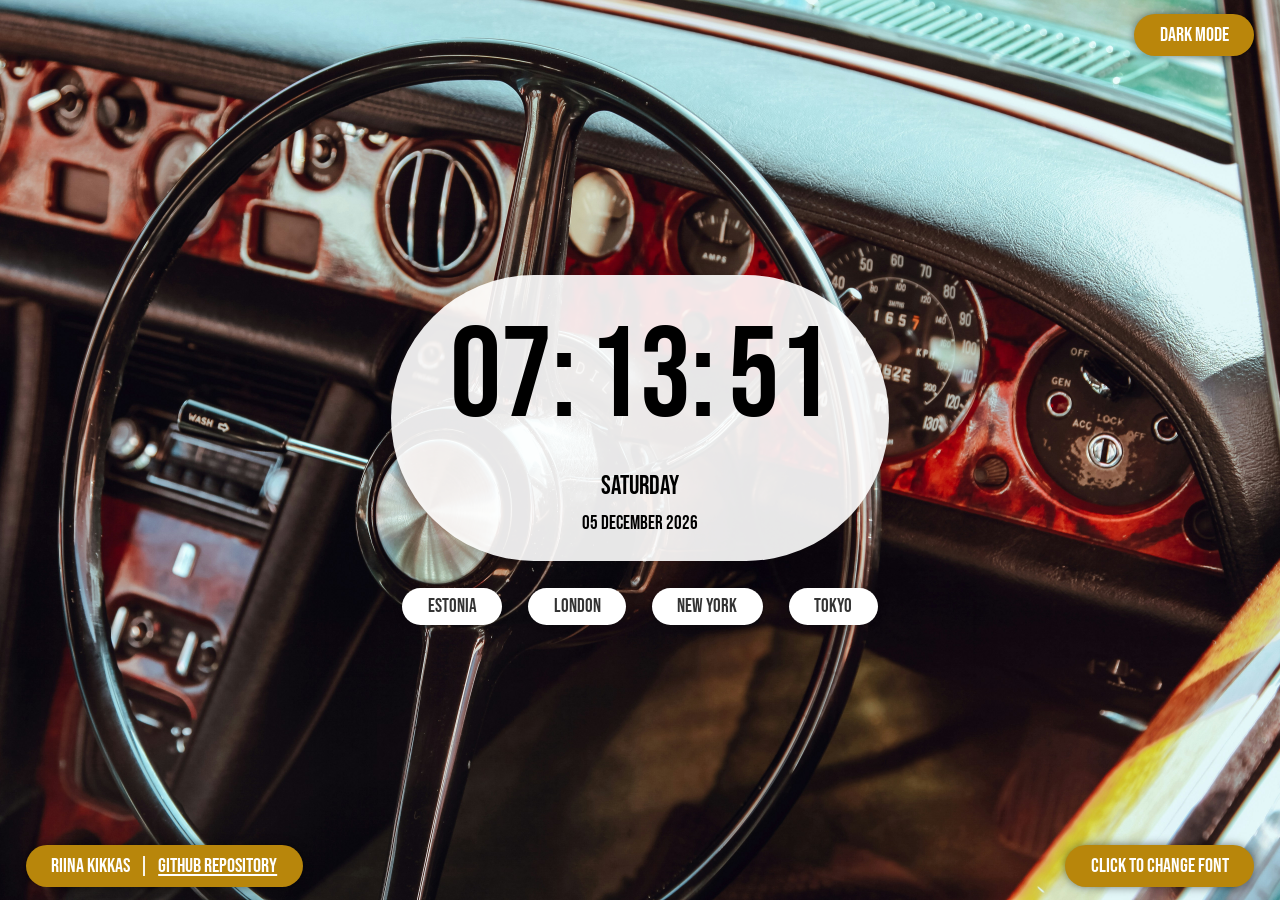
<file: index.html>
<!DOCTYPE html>
<html lang="en">
  <head>
    <meta charset="UTF-8" />
    <meta name="viewport" content="width=device-width, initial-scale=1.0" />
    <title>Fullscreen Clock</title>

    <link
      href="https://fonts.googleapis.com/css2?family=Anton&display=swap"
      rel="stylesheet"
    />
    <link
      href="https://fonts.googleapis.com/css2?family=Bebas+Neue&display=swap"
      rel="stylesheet"
    />
    <link
      href="https://fonts.googleapis.com/css2?family=Orbitron&display=swap"
      rel="stylesheet"
    />
    <link
      href="https://fonts.googleapis.com/css2?family=Rajdhani&display=swap"
      rel="stylesheet"
    />
    <link
      href="https://fonts.googleapis.com/css2?family=Rubik+Mono+One&display=swap"
      rel="stylesheet"
    />

    <link rel="stylesheet" href="clock.css" />
    <script src="clock.js" defer></script>
  </head>

  <body>
    <div id="container">
      <div id="dark-toggle">Dark Mode</div>
      <div id="clock-box">
        <div id="time">
          <div id="hours">00h</div>
          <div id="minutes">00m</div>
          <div id="seconds">00s</div>
        </div>
        <div id="weekday">Weekday</div>
        <div id="date">Date Month Year</div>
      </div>
      <div id="timezone-options" class="timezone-options">
        <div class="timezone-button" data-tz="Europe/Tallinn">Estonia</div>
        <div class="timezone-button" data-tz="Europe/London">London</div>
        <div class="timezone-button" data-tz="America/New_York">New York</div>
        <div class="timezone-button" data-tz="Asia/Tokyo">Tokyo</div>
      </div>
    </div>
    <footer id="footer">
      Riina Kikkas &nbsp; | &nbsp;
      <a href="https://github.com/riinakik/1kodutoo" target="_blank">
        GitHub repository
      </a>
    </footer>
    <div id="corner-button">Click to change font</div>
  </body>
</html>
</file>
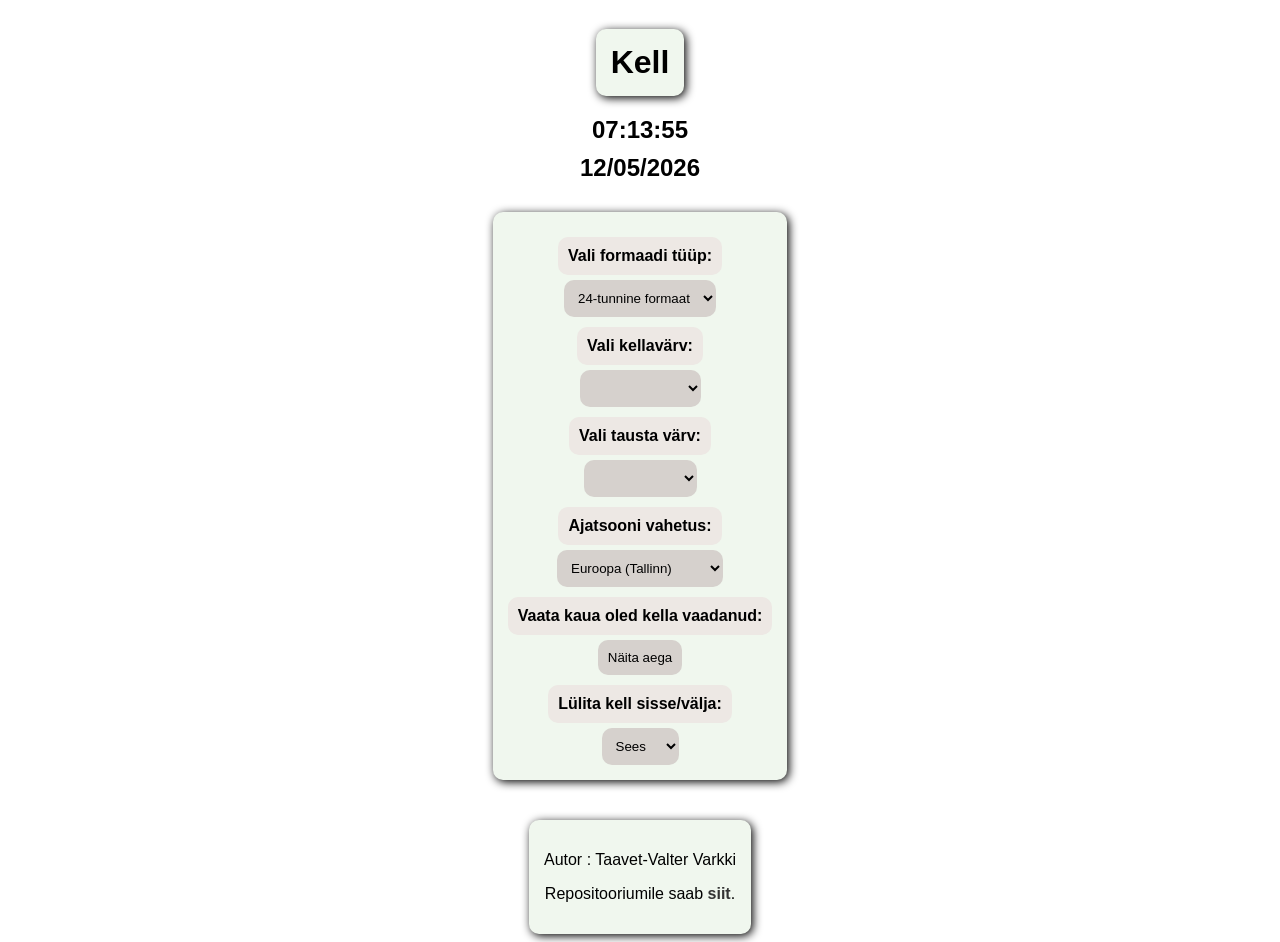
<file: 1Kodutoo/index.html>
﻿<!DOCTYPE html>
<html lang="et">
<head>
    <meta charset="UTF-8">
    <meta name="viewport" content="width=device-width, initial-scale=1.0">
    <title>tvv</title>
    <link rel="stylesheet" href="style/clock.css">
    <script src="./scripts/clock.js" defer></script>
    <script src="./scripts/colorOptions.js" defer></script>
</head>
<body>
    <h1>Kell</h1>
    <div id="clock"></div>
    <div id="date"></div>
    <div id="controls">
        <label for="timeFormat">Vali formaadi tüüp: </label>
        <select id="timeFormat">
            <option value="12">12-tunnine formaat</option>
            <option value="24">24-tunnine formaat</option>
        </select>

        <label for="clockColor">Vali kellavärv: </label>
        <select id="clockColor">
            <option value="#D36135">Flame</option>
            <option value="#FCB5B5">Melon</option>
            <option value="#F87060">Bittersweet</option>
            <option value="#372772">Midnight Blue</option>
            <option value="#FFFFFF">White</option>
        </select>

        <label for="bgColor">Vali tausta värv: </label>
        <select id="bgColor">
            <option value="#282B28">Jet</option>
            <option value="#FCDDF2">Mimi Pink</option>
            <option value="#102542">Oxford Blue</option>
            <option value="#3A2449">DarK Purple</option>
            <option value="#00171F">Rich Black</option>
        </select>

        <label for="changeLocation">Ajatsooni vahetus: </label>
        <select id="changeLocation">
            <option value="UTC">UTC</option>
            <option value="America/New_York">Ameerika (New York)</option>
            <option value="Europe/Tallinn">Euroopa (Tallinn)</option>
            <option value="Asia/Tokyo">Aasia (Tokyo)</option>
            <option value="Australia/Sydney">Austraalia (Sydney)</option>
        </select>

        <label for="showTimeSpent">Vaata kaua oled kella vaadanud: </label>
        <button id="showTimeSpent">Näita aega</button>

        <label for="toggleClock">Lülita kell sisse/välja: </label>
        <select id="toggleClock">
            <option value="show">Sees</option>
            <option value="hide">Väljas</option>
        </select>
    </div>

    <footer>
        <p>Autor : Taavet-Valter Varkki</p>
        <p>Repositooriumile saab <a href="https://github.com/tvv00000/1kodutoo" target="_blank">siit</a>.</p>
    </footer>
</body>
</html>
</file>
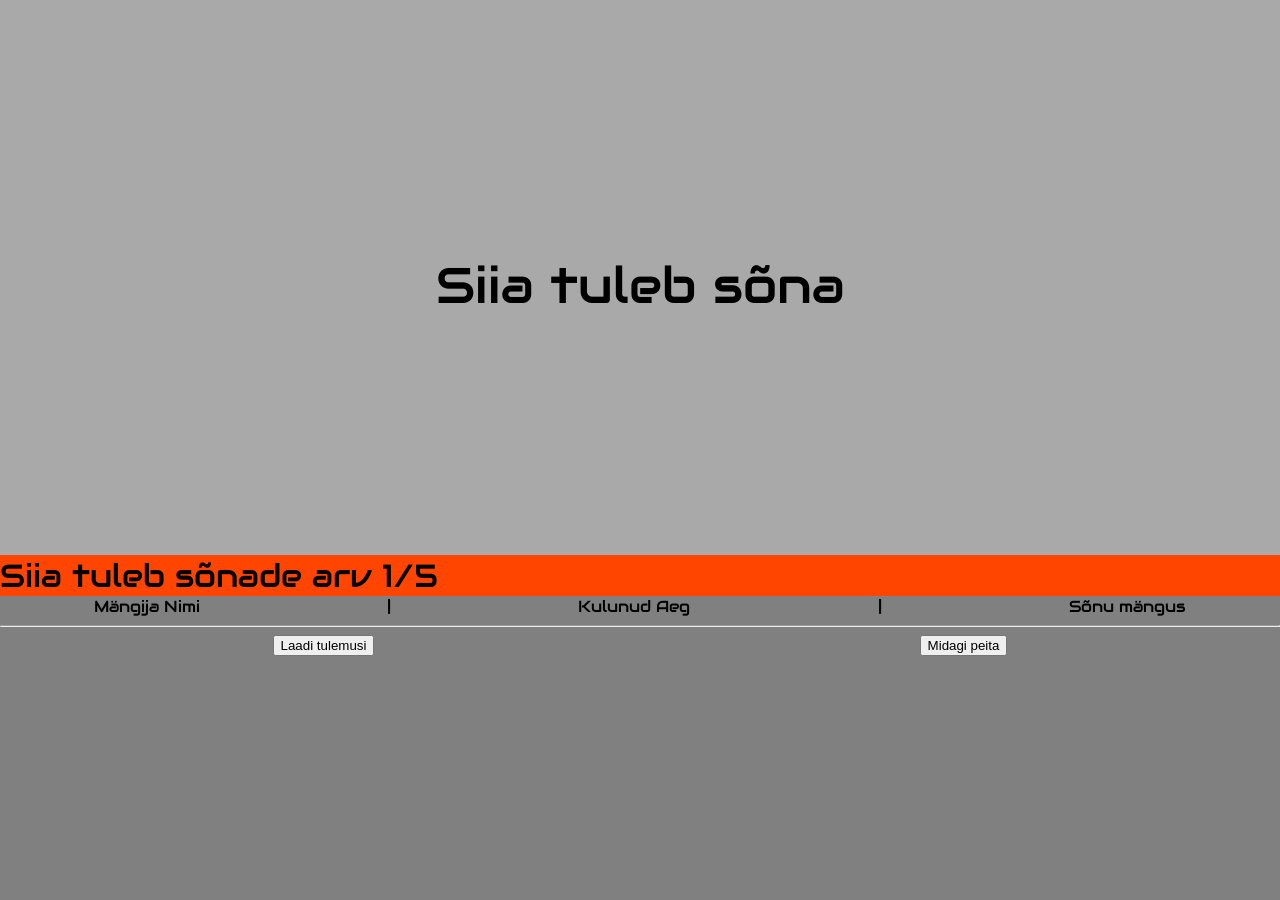
<file: KodutööFailid/index.html>
<!DOCTYPE html>
<html lang="en">
<head>
    <meta charset="UTF-8">
    <meta name="viewport" content="width=device-width, initial-scale=1.0">
    <script
  src="https://code.jquery.com/jquery-3.7.1.js"
  integrity="sha256-eKhayi8LEQwp4NKxN+CfCh+3qOVUtJn3QNZ0TciWLP4="
  crossorigin="anonymous"></script>
    <script src="script.js"></script>
    <link rel="stylesheet" href="style.css">
    <title>Typer</title>
</head>
<body>
    <div id="container">
        <div id="wordDiv">Siia tuleb sõna</div>
        <div id="score">Kuvame aega, mis kulus trükkimiseks</div>
    </div>
    <div id="infoContainer">
        <div id="info">
            Siia tuleb sõnade arv 1/5
        </div>
        
        
    </div>
    <div class="readout">
        <div>Mängija Nimi</div>
        <div>|</div>
        <div>Kulunud Aeg</div>
        <div>|</div>
        <div>Sõnu mängus</div>
    </div>
    <hr>
    <div id="results">
        <div id="tulemused"></div>
        <div id="tulemused"></div>
        <div id="tulemused"></div>
        <div id="tulemused"></div>
        <div id="tulemused"></div>
    </div>
    <div id="resultButtons">
        <button id="loadResults">Laadi tulemusi</button>
        <button id="hideResults">Midagi peita</button>
    </div>
    
</body>
</html>
</file>
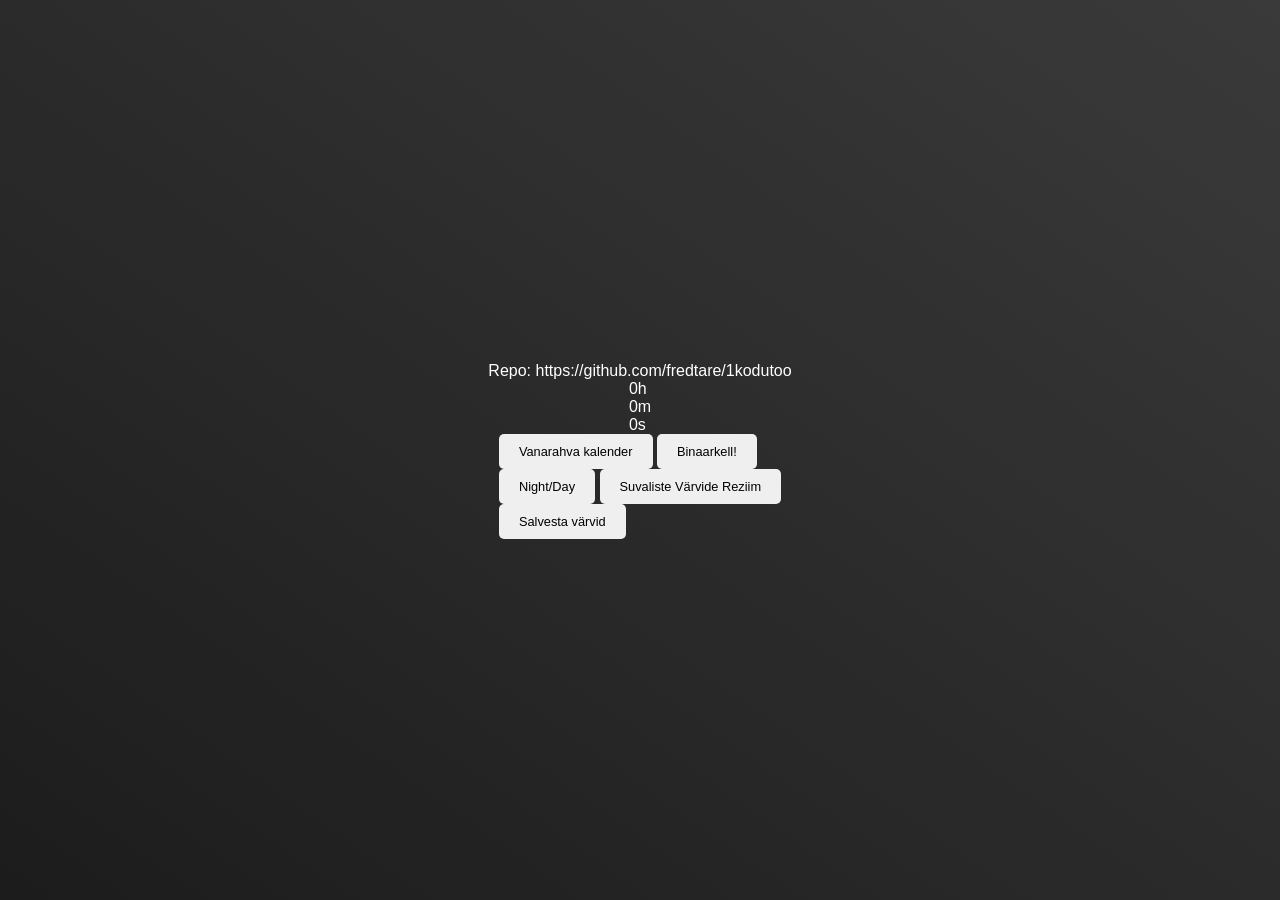
<file: clock.html>
<!DOCTYPE html>
<html lang="en">
<head>
  <meta charset="UTF-8">
  <meta name="viewport" content="width=device-width, initial-scale=1.0">
  <link rel="stylesheet" href="style.css">
  <script src="script.js" defer></script>
  <title>Kell! by: Fredi Tarenõmm</title>
</head>

<header>
  <div id="score"></div>
  
</header>

<body>
<div id="watermark">Repo: https://github.com/fredtare/1kodutoo</div>

<div id="target"></div>

<div id="image"></div>

<div id="time-container">

  <div id="time">
    <div id="time"></div>
    <div id="hours">0h</div>
    <div id="minutes">0m</div>
    <div id="seconds">0s</div>
  </div>

  <div id="binaryTime">
    <div id="bin-hours"> 
      <div id="bin-hours1">
        <div class="binaryDotOff" id="h0"></div>
        <div class="binaryDotOff" id="h1"></div>
        <div class="binaryDotOff" id="h2"></div>
      </div>   

      <div id="bin-hours2">
        <div class="binaryDotOff" id="h3"></div>
        <div class="binaryDotOff" id="h4"></div>
        <div class="binaryDotOff" id="h5"></div>
      </div>
    </div>
    
    <div id="bin-minutes">
      <div id="bin-minutes1">
        <div class="binaryDotOff" id="m0"></div>
        <div class="binaryDotOff" id="m1"></div>
        <div class="binaryDotOff" id="m2"></div>
      </div>

      <div id="bin-minutes2">
        <div class="binaryDotOff" id="m3"></div>
        <div class="binaryDotOff" id="m4"></div>
        <div class="binaryDotOff" id="m5"></div>
      </div>
    </div>

    <div id="bin-seconds">
      <div id="bin-seconds1">
        <div class="binaryDotOff" id="s0"></div>
        <div class="binaryDotOff" id="s1"></div>
        <div class="binaryDotOff" id="s2"></div>
      </div>

      <div id="bin-seconds2">
        <div class="binaryDotOff" id="s3"></div>
        <div class="binaryDotOff" id="s4"></div>
        <div class="binaryDotOff" id="s5"></div>
      </div>
    </div>
  </div>

  <div id="calendar">
    <div id="date"></div>
    <div id="day"></div>
    <div id="month"></div>
    <div id="year"></div>
  </div>

</div>

<div id="buttons-container">

  <div id="dateStyle-buttons">
    <button class = "button" id="dateStyle">Vanarahva kalender</button>
    <button class = "button" id="binaryClock">Binaarkell!</button>
  </div>

  <div id="toggle-buttons">
    <button class = "button" id="nightModeToggle">Night/Day</button>
    <button class = "button" id="customToggle">Suvaliste Värvide Reziim</button>
  </div>

  <div id="color-buttons">
    <button class = "button" id="saveColors">Salvesta värvid</button>
    <div id="colorLibrary"> </div>
  </div>

</body>
</html>
</file>
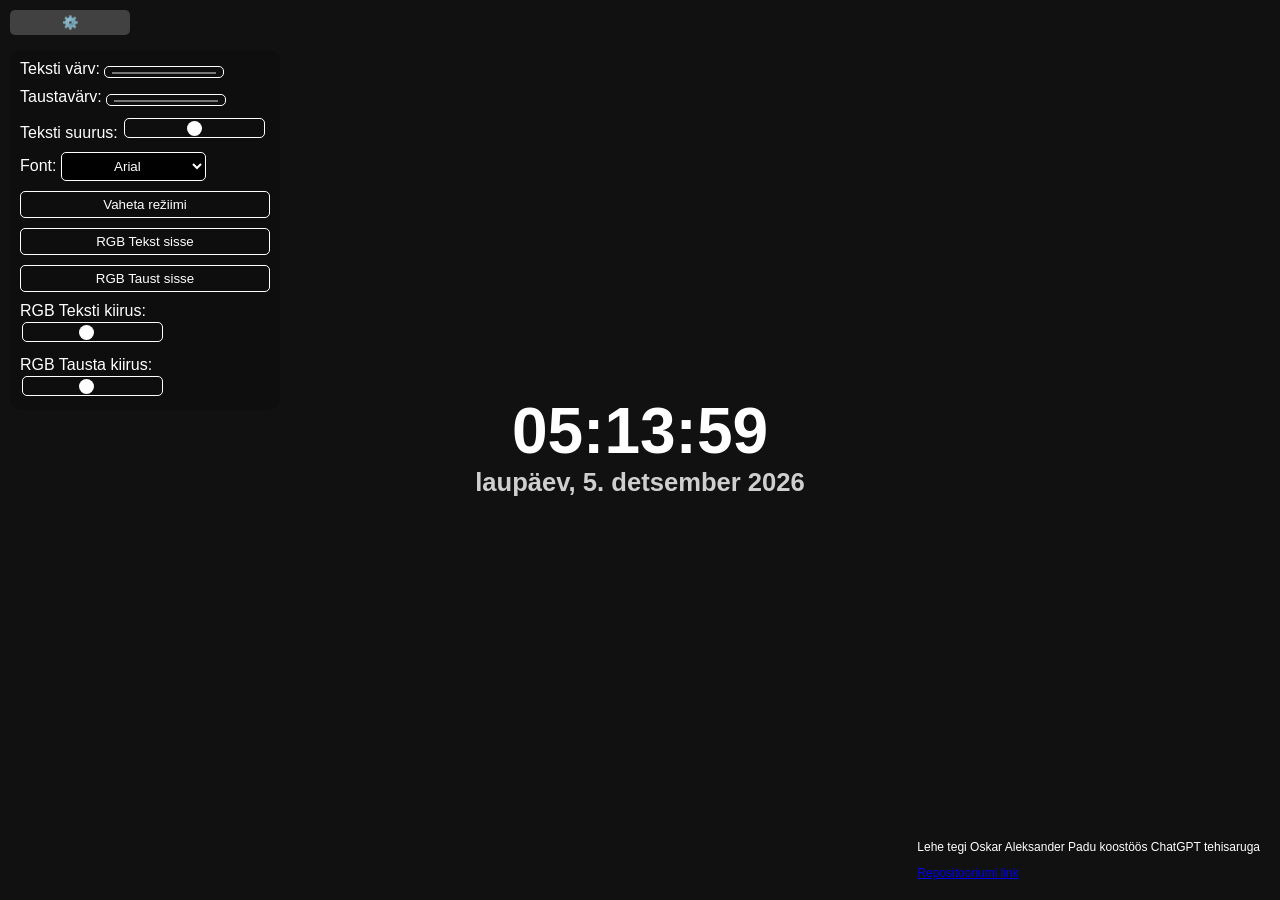
<file: clockhw.html>
<!-- Kujunda elektroonilise kella näide kasutades chatGPT-d(https://chat.openai.com/chat) vastavalt maitsele või kindlale teemale, mahutades kella täisekraanile, et saaks kasutada lauakella või ekraanisäästja asemel. Selleks, et see sobiks paljudele ekraanidele, kasuta kujunduse loomisel protsendilisi väärtusi (nt width: 100%; ) või nt võimalda kella suurust kasutajal muuta.

Nõuded
Veebirakendus töötab. Näitab kella, kuupäeva, nädalapäeva ja aastat.
Vastavalt kasutaja tegevusele on võimalik muuta kuut lauakella atribuuti muuta.
Kasutatud on eventListener'e ja funktsioone.
Kell on originaalne ning kasutajaliides on maitsekalt kujundatud kasutades CSS-i.

Atribuudid mida muuta, teksti ja tagaplaani värv, teksti font, teksti suurus, teksti asetus, võimalus muuta kell digitaalseks ja analoogseks.

Lisa valik teksti või tausta värv teha muutlik rgb värv, mis liigub läbi kõikide värvide

Lisa menüü tausta ja teksti rgb kiiruse muutmiseks

Kas on võimalik teha nii, et kell oleks joonistatud samade värvidega, mis tekst, taust on läbipaistev ja iga tunni jaoks on eraldi joon

Kas saab nii teha, et valikutemenuu oleks üleval vasakus nurgas ja neid saab minimize'ida nupust

Menüü slaidereid ei ole näha, ainult slaideri liigutatav osa, kuidas muuta selle piirded teksti värvi?

Fondi menüü taust on valge, fondi nimed ei ole näha -->

<!DOCTYPE html>
<html lang="et">
<head>
    <meta charset="UTF-8">
    <meta name="viewport" content="width=device-width, initial-scale=1.0">
    <title>Elektrooniline Kell</title>
    <link rel="stylesheet" href="clockhw.css">
</head>
<body>
    <div id="clockContainer">
        <div id="clock"></div>
        <div id="date"></div>
    </div>
    <div id="settings">
        <label>Teksti värv: <input type="color" id="textColor"></label>
        <label>Taustavärv: <input type="color" id="bgColor"></label>
        <label>Teksti suurus: <input type="range" id="textSize" min="5" max="15"></label>
        <label>Font: <select id="font">
            <option value="Arial">Arial</option>
            <option value="Courier New">Courier New</option>
            <option value="Times New Roman">Times New Roman</option>
            <option value="Georgia">Georgia</option>
            <option value="Verdana">Verdana</option>
            <option value="Comic Sans MS">Comic Sans MS</option>
        </select></label>
        <button id="toggleMode">Vaheta režiimi</button>
        <button id="toggleRGBText">RGB Tekst sisse</button>
        <button id="toggleRGBBg">RGB Taust sisse</button>
        <label>RGB Teksti kiirus: <input type="range" id="rgbTextSpeed" min="1" max="10" value="5"></label>
        <label>RGB Tausta kiirus: <input type="range" id="rgbBgSpeed" min="1" max="10" value="5"></label>
    </div>
    <div id="info">
        <p> Lehe tegi Oskar Aleksander Padu koostöös ChatGPT tehisaruga </p>
        <a href="https://github.com/oapadu/1kodutoo">Repositooriumi link</a>
    </div>
    <canvas id="analogClock" width="300" height="300" style="display:none; background: transparent;"></canvas>
    <script src="clockhw.js"></script>
</body>
</html>
</file>
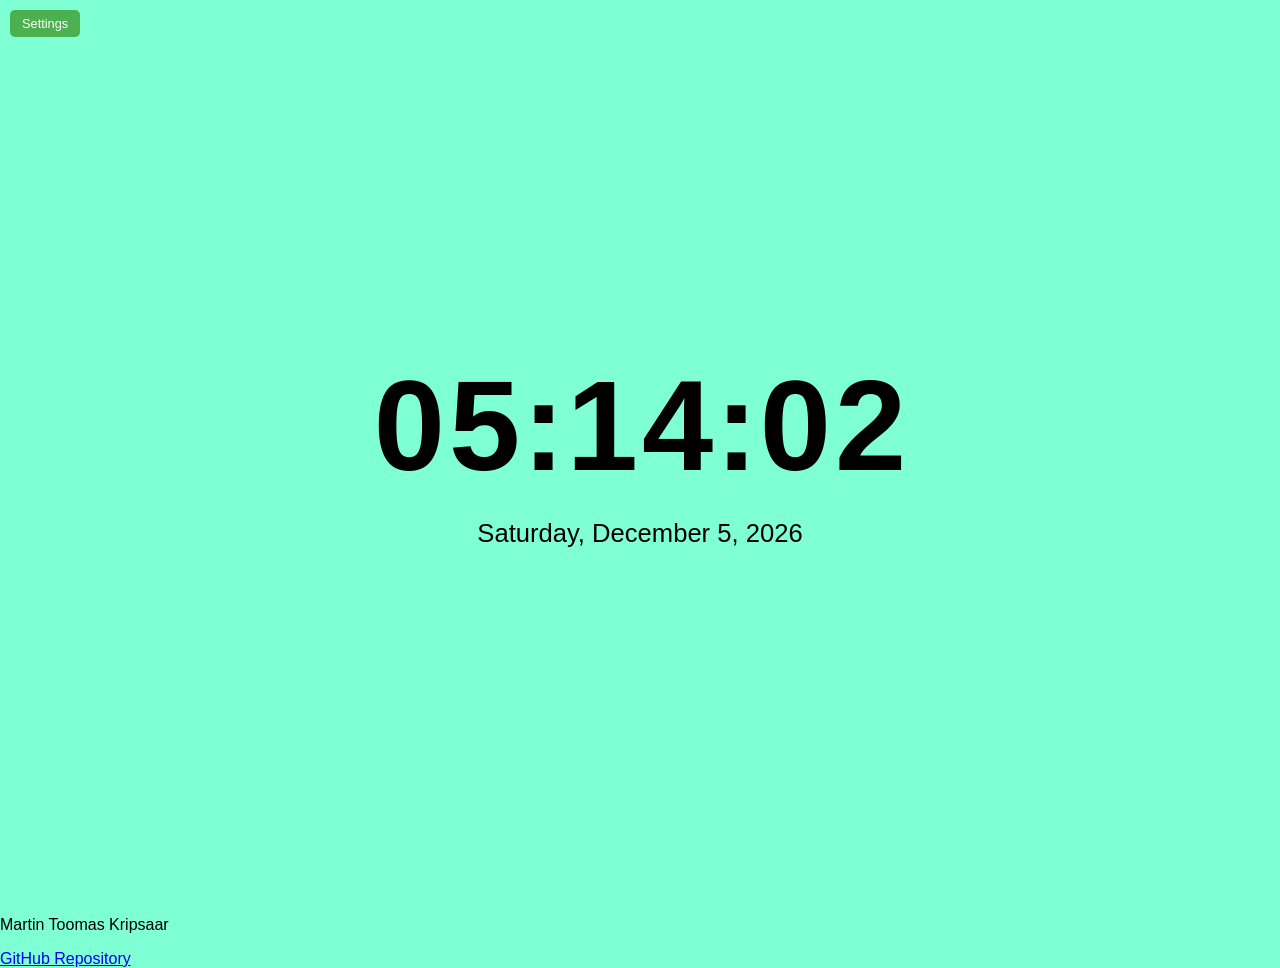
<file: BACKUP/clock.html>
<!DOCTYPE html>
<html lang="en">
<head>
    <meta charset="UTF-8">
    <meta name="viewport" content="width=device-width, initial-scale=1.0">
    <link rel="stylesheet" href="clock.css">
    <script src="clock.js" defer></script>
    <title>Clock</title>
</head>
<body>
    <div id="container">
        <div id="time">
            <div id="hours">00</div>
            <div id="minutes">00</div>
            <div id="seconds">00</div>
        </div>
        <div id="date">Day, Month Date, Year</div>
    </div>

    <!-- Settings Toggle Button -->
    <button id="toggleSettingsBtn">Settings</button>

    <!-- Settings Section -->
    <div id="settings">
        <label for="font-selector">Choose a Font:</label>
        <select id="font-selector">
            <option value="Arial">Arial</option>
            <option value="Comic Sans MS">Comic Sans MS</option>
            <option value="Courier New">Courier New</option>
            <option value="Georgia">Georgia</option>
            <option value="Times New Roman">Times New Roman</option>
            <!-- Add more font options as needed -->
        </select>
    

        <label for="colorPicker">Choose Color:</label>
        <input type="color" id="colorPicker" />

        <label for="resizeClock">Resize Clock:</label>
        <input type="range" id="resizeClock" min="5" max="15" value="10" step="1" />

        <button id="reset">Reset Position & Font</button>
        <button id="moveClock">Enable Movement</button>
        <button id="staticClock">Disable Movement</button>

        <label for="uploadMusic">Upload Music:</label>
        <input type="file" id="uploadMusic" accept="audio/*" />
        <!-- Toggle Music Button -->
        <button id="toggleMusic">Play Music</button>

        <label for="uploadImage">Upload Background Image:</label>
        <input type="file" id="uploadImage" accept="image/*" />
    </div>

    <footer>
        <p>Martin Toomas Kripsaar</p>
        <a href="https://github.com/martkrip/1kodutoo">GitHub Repository</a>
    </footer>
</body>
</html>
</file>
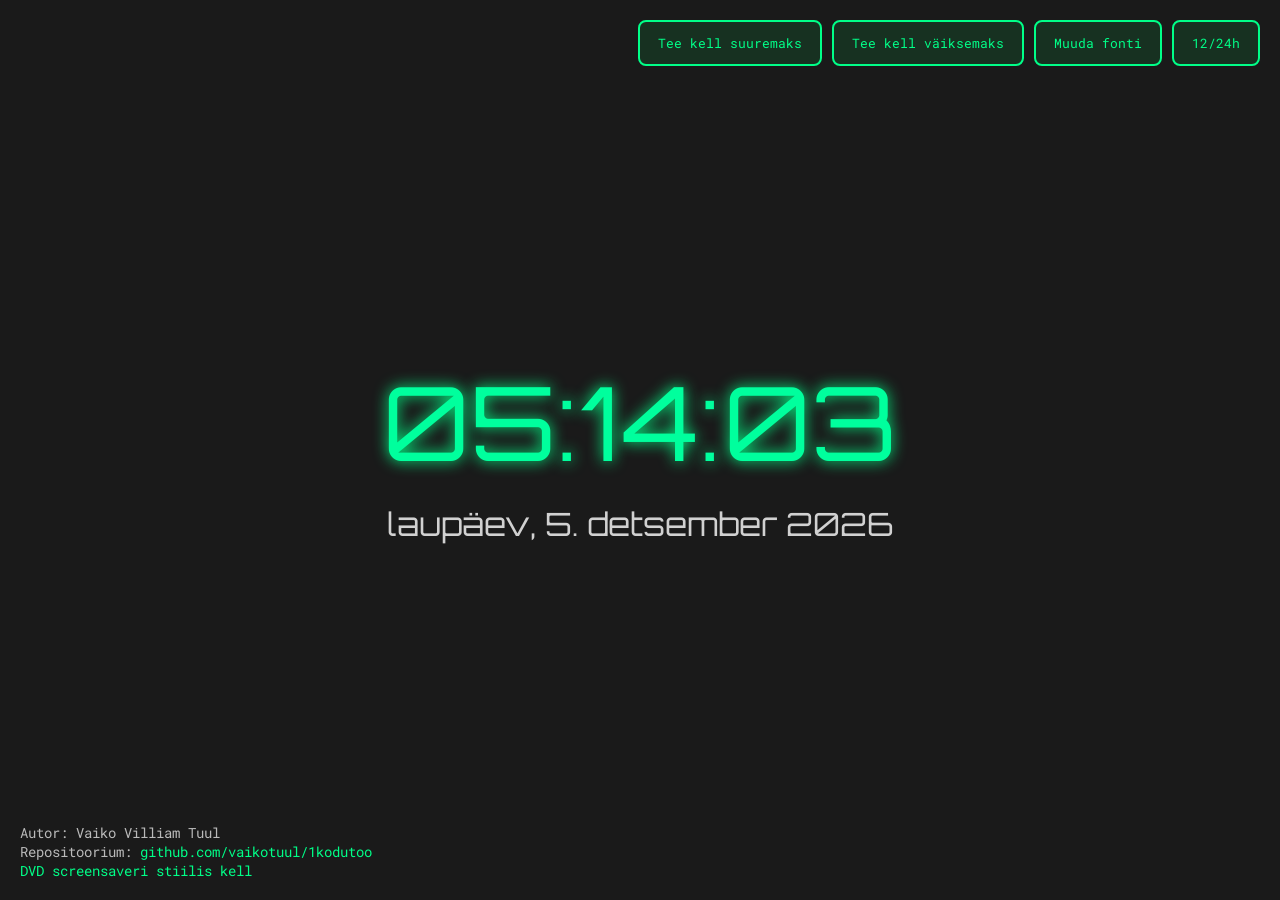
<file: Digikell/clock.html>
<!DOCTYPE html>
<html lang="et">
<head>
    <meta charset="UTF-8">
    <meta name="viewport" content="width=device-width, initial-scale=1.0">
    <title>Digikell</title>
    <link rel="stylesheet" href="clock.css">
    <script src="clock.js" defer></script>
    <link href="https://fonts.googleapis.com/css2?family=Orbitron&family=Press+Start+2P&family=Roboto+Mono&display=swap" rel="stylesheet">
</head>
<body>
    <div class="clock-container">
        <div id="time"></div>
        <div id="date"></div>
    </div>

    <div class="controls">
        <button id="sizeUp">Tee kell suuremaks</button>
        <button id="sizeDown">Tee kell väiksemaks</button>
        <button id="changeFont">Muuda fonti</button>
        <button id="toggleFormat">12/24h</button>
    </div>

    <div class="author-info">
        <p>Autor: Vaiko Villiam Tuul</p>
        <p>Repositoorium: <a href="https://github.com/vaikotuul/1kodutoo" target="_blank">github.com/vaikotuul/1kodutoo</a></p>
        <p><a href="dvdclock.html">DVD screensaveri stiilis kell</a></p>
    </div>
</body>
</html>
</file>
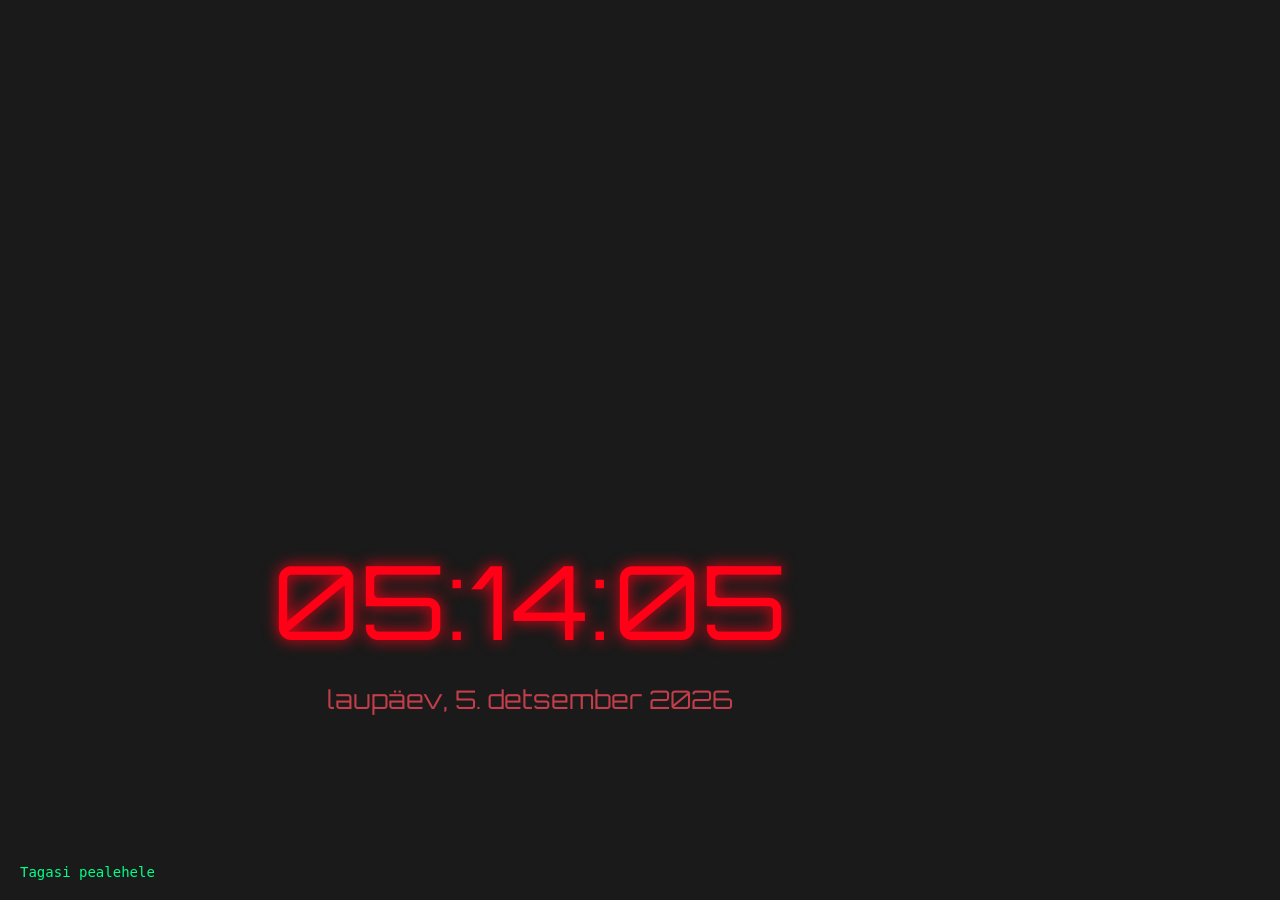
<file: Digikell/dvdclock.html>
<!DOCTYPE html>
<html lang="et">
<head>
    <meta charset="UTF-8">
    <meta name="viewport" content="width=device-width, initial-scale=1.0">
    <title>DVD screensaveri stiilis kell</title>
    <link rel="stylesheet" href="dvdclock.css">
    <script src="dvdclock.js" defer></script>
    <link href="https://fonts.googleapis.com/css2?family=Orbitron&display=swap" rel="stylesheet">
</head>
<body>
    <div class="clock-container">
        <div id="time"></div>
        <div id="date"></div>
    </div>

    <div class="author-info">
        <p><a href="clock.html" style="color: #00ff88;">Tagasi pealehele</a></p>
    </div>
</body>
</html>
</file>
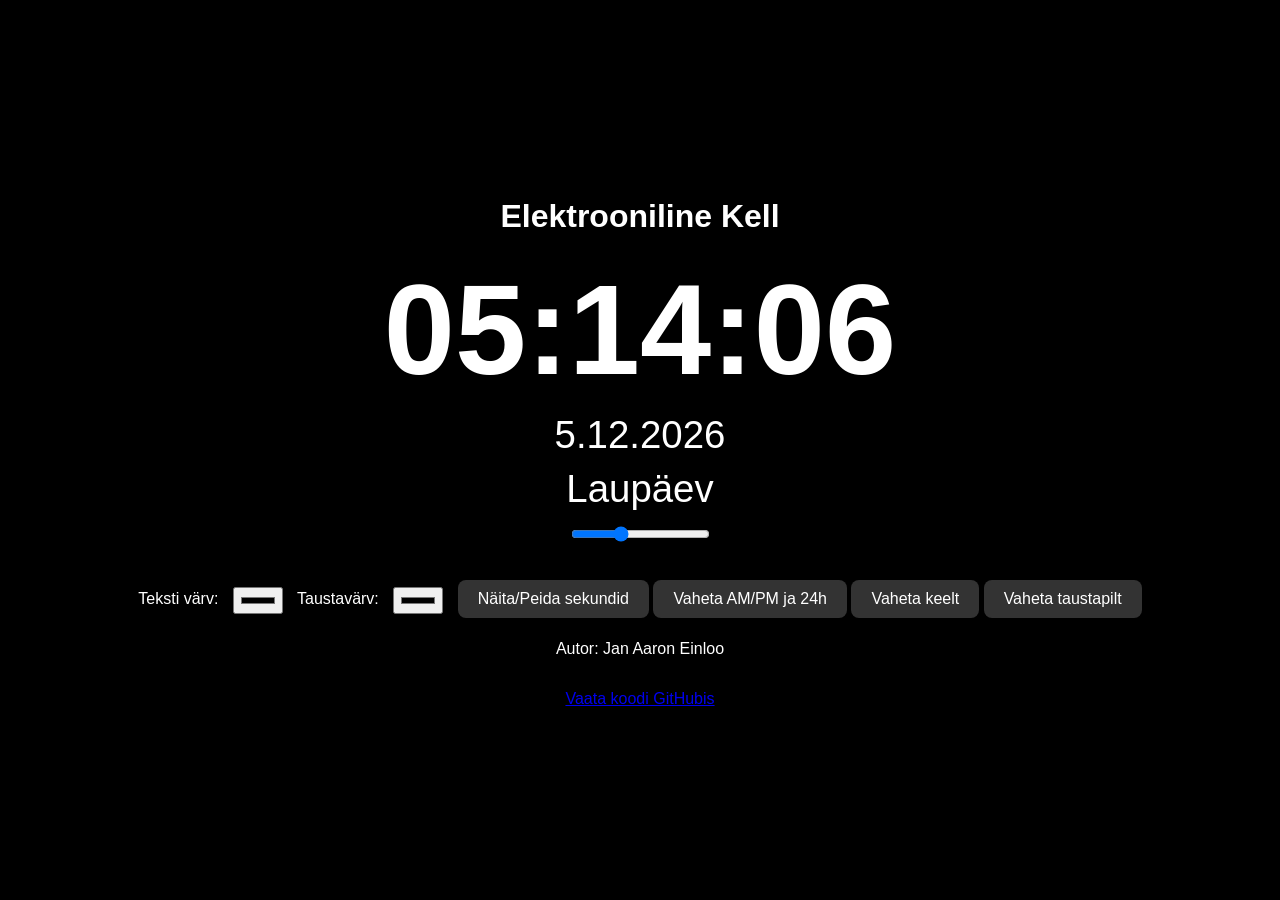
<file: elektrooniline kell/elektroonilinekell/clock.html>
<!DOCTYPE html>
<html lang="et">
<head>
    <meta charset="UTF-8">
    <meta name="viewport" content="width=device-width, initial-scale=1.0">
    <title>Elektrooniline Kell</title>
    <link rel="stylesheet" href="clock.css">
    <script src="clock.js"></script>
    <link href="https://fonts.googleapis.com/css2?family=Press+Start+2P&display=swap" rel="stylesheet">
</head>
<body>
    <div id="clock-container">
        <h1>Elektrooniline Kell</h1>
        <div id="clock"></div>
        <div id="date"></div>
        <div id="day"></div>
        <input type="range" id="size-slider" min="50" max="200" value="100">
        <div id="controls">
            <label for="color-picker">Teksti värv:</label>
            <input type="color" id="color-picker">
            <label for="bg-color-picker">Taustavärv:</label>
            <input type="color" id="bg-color-picker">
            <!-- " Kas oleks veel võimalik nuppe veidi transparentiks ja rohkem kaasaegsemaks disainida?" lisandus class modern button -->
            <button class="modern-button" id="toggle-seconds">Näita/Peida sekundid</button>
            <button class="modern-button" id="toggle-format">Vaheta AM/PM ja 24h</button>
            <button class="modern-button" id="toggle-language">Vaheta keelt</button>
            <button class="modern-button" id="change-background">Vaheta taustapilt</button>
        </div>
        <p>Autor: Jan Aaron Einloo</p>
        <p><a href="https://github.com/janeinloo/1kodutoo" target="_blank">Vaata koodi GitHubis</a></p>
    </div>
</body>
</html>
</file>
<file: clock.css>
/* Lehe üldised sätted */
html, body {
    font-family: 'Bebas Neue', sans-serif;
    margin: 0;
    padding: 0;
    height: 100%;
    width: 100%;
    overflow: hidden;
    background-image: url("images/book1.jpg");
    background-size: cover;
    background-position: center;
    background-repeat: no-repeat;
}

/* Asetab kõik elemendid vertikaalselt ja horisontaalselt keskele */
#container {
    display: flex;
    flex-direction: column;
    justify-content: center;
    align-items: center;
    min-height: 100vh;
    width: 100%;
    text-align: center;
    padding: 0;
}

/* Kellaaeg */
#time {
    display: flex;
    font-size: 10vw;
    gap: 1vw;
    margin-bottom: 2vh;
    line-height: 1;
}

/* Kellakomponendid */
#time > div {
    margin: 0;
}

#weekday {
    font-size: 2vw;
    margin: 0;
}

#date {
    font-size: 1.5vw;
    margin-top: 1vh;
    margin-bottom: 0;
}


/* Kella ümbrise stiil */
#clock-box {
    box-sizing: border-box;
    background-color: rgba(255, 255, 255, 0.9);
    border-radius: 50vw;
    padding: 2vh 4vw;
    display: flex;
    flex-direction: column;
    align-items: center;
    justify-content: center;
    transition: border 0.3s ease, padding 0.3s ease;
    border: 8px solid transparent;
    box-shadow: 0 0 30px rgba(0, 0, 0, 0.2);
}

/* Tihendatud tekst */
#time, #weekday, #date {
    line-height: 1.2;
}

/* Jalus (nimi ja link) */
#footer {
    position: absolute;
    bottom: 1.5vh;
    left: 2vw;
    color: white;
    font-size: 1.6vw;
    background-color: #b8860b;
    padding: 1vh 2vw;
    border-radius: 50vw;
    box-shadow: 0 0 10px rgba(0, 0, 0, 0.5);
}

#footer a {
    color: white;
    text-decoration: underline;
}

/* Hõõgumise animatsioon */
@keyframes glowPulse {
    0% {
        box-shadow: 0 0 10px var(--glow-color);
    }
    50% {
        box-shadow: 0 0 40px var(--glow-color);
    }
    100% {
        box-shadow: 0 0 10px var(--glow-color);
    }
}

/* Ajavööndi nupud */
#timezone-options {
    margin-top: 3vh;
    display: flex;
    flex-wrap: wrap;
    gap: 2vw;
    justify-content: center;
}

/* Iga linna nupp */
.timezone-button {
    background-color: white;
    padding: 0.8vh 2vw;
    border-radius: 50vw;
    font-size: 1.5vw;
    color: #333;
    box-shadow: 0 0 10px rgba(0, 0, 0, 0.2);
    cursor: pointer;
    transition: background-color 0.2s ease;
}

.timezone-button:hover {
    background-color: #ddeeff;
}

.timezone-button.active {
    background-color: #a0c4ff;
    color: white;
}

/* Fondivahetuse nupp all paremal */
#corner-button {
    position: absolute;
    bottom: 1.5vh;
    right: 2vw;
    color: white;
    font-size: 1.6vw;
    background-color: #b8860b;
    padding: 1vh 2vw;
    border-radius: 50vw;
    box-shadow: 0 0 10px rgba(0, 0, 0, 0.5);
    cursor: pointer;
}

/* Dark mode nupp üleval paremal */
#dark-toggle {
    position: absolute;
    top: 1.5vh;
    right: 2vw;
    color: white;
    font-size: 1.6vw;
    background-color: rgb(186, 134, 11);
    padding: 1vh 2vw;
    border-radius: 50vw;
    box-shadow: 0 0 10px rgba(0, 0, 0, 0.5);
    cursor: pointer;
}

/* Dark mode üldstiil */
body.dark-mode {
    background-image: none;
    background-color: #121212;
    color: white;
}

/* Kella kast dark mode'is */
body.dark-mode #clock-box {
    background-color: rgba(0, 0, 0, 0.85);
    color: white;
}

/* Ajavööndi nupud dark mode'is */
body.dark-mode .timezone-button {
    background-color: #333;
    color: white;
}

body.dark-mode .timezone-button.active {
    background-color: #555;
    color: white;
}

/* Muud nupud dark mode'is */
body.dark-mode #footer,
body.dark-mode #corner-button,
body.dark-mode #dark-toggle {
    background-color: #333;
    color: white;
}
</file>
<file: 1Kodutoo/style/clock.css>
body {
font-family: 'Arial', sans-serif;
display: flex;
flex-direction: column;
align-items: center;
justify-content: center;
}

h1 {
margin-bottom: 20px;
background-color: #F0F7EE;
border-radius: 10px;
padding: 15px;
text-align: center;
box-shadow: 2px 2px 10px rgba(0, 0, 0, 1);
}

#clock,
#date {
font-size: 1.5rem;
font-weight: bold;
margin-bottom: 10px;
}

#controls {
display: flex;
flex-direction: column;
align-items: center;
margin-top: 20px;
background-color: #F0F7EE;
border-radius: 10px;
padding: 15px;
box-shadow: 2px 2px 10px rgba(0, 0, 0, 1);
}

#controls label {
margin-bottom: 5px;
margin-top: 10px;
background-color: #EDE8E4;
border-radius: 10px;
padding: 10px;
font-weight: bold;
}

#controls select,
#controls button {
cursor: pointer;
background-color: #D6D1CD;
border: none;
border-radius: 10px;
padding: 10px;
transition: background-color 0.3s ease, transform 0.2s;
}

#controls select:hover,
#controls button:hover {
background-color: #C4BEB9;
transform: scale(1.05);
}

#controls select option {
padding: 10px;
}


#controls select option:hover {
background-color: #B0ABA6;
color: white;
}

footer {
margin-top: 40px;
background-color: #F0F7EE;
border-radius: 10px;
padding: 15px;
text-align: center;
box-shadow: 2px 2px 10px rgba(0, 0, 0, 1);
}

footer a {
text-decoration: none;
color: #333;
font-weight: bold;
}

footer a:hover {
color: #555;
text-decoration: underline;
}
</file>
<file: KodutööFailid/style.css>
body {
    margin: 0;
    padding: 0;
    background-color: gray;
    font-family: Audiowide;
}

@font-face {
    font-family: audiowide;
    src: url(Audiowide-Regular.ttf);
}

.audiowide {
    font-family: Audiowide;
}

.readout {
    display: flex;
    justify-content: space-around;
}

#container {
    display: flex;
    justify-content: center;
    align-items: center;
    flex-direction: column;
    height: 60vh;
    background-color: darkgray;
    padding-top: 15px;
}

#infoContainer {
    width: 100vw;
    font-size: 32px;
    display: flex;
    justify-content: space-between;
    background-color: orangered;
}

.wrong-button {
    background-color: red !important;
}

.right-button {
    background-color: lightgreen !important;
}

.right-word {
    background-color: green !important;
}

#results {
    width: 100vw;
    font-size: 20px;
    /*display: flex;
    justify-content: space-around;
    align-items:stretch;
    flex-direction: column;*/
}

#resultButtons {
    display: flex;
    justify-content: space-around;
}

#wordDiv {
    font-size: 50px;
}

#score {
    display: none;
    font-size: 60px;
}
</file>
<file: style.css>
* { margin: 0; padding: 0; box-sizing: border-box; }
html, body {
    width: 100%;
    height: 100%;
    background: linear-gradient(to top right, #1c1c1c, #3a3a3a);
    color: white;
    font-family: 'Orbitron', sans-serif;
    display: flex;
    justify-content: center;
    align-items: center;
    flex-direction: column;
    transition: background 1s ease;
}
#clock {
    font-size: 10vw;
}
#date {
    font-size: 3vw;
}
.controls {
    position: absolute;
    bottom: 10px;
    left: 50%;
    transform: translateX(-50%);
    display: flex;
    flex-wrap: wrap;
    gap: 10px;
}
button {
    padding: 10px 20px;
    font-size: 1vw;
    border: none;
    border-radius: 5px;
    cursor: pointer;
}
footer {
    position: absolute;
    top: 10px;
    right: 10px;
    font-size: 0.9vw;
}
</file>
<file: clockhw.css>
/* Kujunda elektroonilise kella näide kasutades chatGPT-d(https://chat.openai.com/chat) vastavalt maitsele või kindlale teemale, mahutades kella täisekraanile, et saaks kasutada lauakella või ekraanisäästja asemel. Selleks, et see sobiks paljudele ekraanidele, kasuta kujunduse loomisel protsendilisi väärtusi (nt width: 100%; ) või nt võimalda kella suurust kasutajal muuta.

Nõuded
Veebirakendus töötab. Näitab kella, kuupäeva, nädalapäeva ja aastat.
Vastavalt kasutaja tegevusele on võimalik muuta kuut lauakella atribuuti muuta.
Kasutatud on eventListener'e ja funktsioone.
Kell on originaalne ning kasutajaliides on maitsekalt kujundatud kasutades CSS-i.

Atribuudid mida muuta, teksti ja tagaplaani värv, teksti font, teksti suurus, teksti asetus, võimalus muuta kell digitaalseks ja analoogseks.

Lisa valik teksti või tausta värv teha muutlik rgb värv, mis liigub läbi kõikide värvide

Lisa menüü tausta ja teksti rgb kiiruse muutmiseks

Kas on võimalik teha nii, et kell oleks joonistatud samade värvidega, mis tekst, taust on läbipaistev ja iga tunni jaoks on eraldi joon

Kas saab nii teha, et valikutemenuu oleks üleval vasakus nurgas ja neid saab minimize'ida nupust

Menüü slaidereid ei ole näha, ainult slaideri liigutatav osa, kuidas muuta selle piirded teksti värvi?

Fondi menüü taust on valge, fondi nimed ei ole näha */

body {
    display: flex;
    flex-direction: column;
    align-items: center;
    justify-content: center;
    height: 100vh;
    background-color: #111;
    color: #fff;
    font-family: Arial, sans-serif;
    margin: 0;
    transition: background-color 0.5s, color 0.5s;
}

#clockContainer {
    text-align: center;
    font-size: 5vw;
    font-weight: bold;
    margin-bottom: 10px;
}

#date {
    font-size: 2vw;
    opacity: 0.8;
}

#toggleSettings {
    position: absolute;
    top: 10px;
    left: 10px;
    background: rgba(255, 255, 255, 0.2);
    color: white;
    border: none;
    padding: 5px 10px;
    border-radius: 5px;
    cursor: pointer;
}

#settings {
    position: absolute;
    top: 50px;
    left: 10px;
    display: flex;
    flex-direction: column;
    flex-wrap: wrap;
    gap: 10px;
    background: rgba(0, 0, 0, 0.15);
    padding: 10px;
    border-radius: 10px;
    justify-content: center;
    width: 250px;
    max-width: 300px;
    transition: transform 0.3s ease-in-out;
}

#info{
    position: fixed;
    bottom: 10px;
    right: 10px;
    color: white;
    padding: 10px;
    font-size: 12px;
}

#settings.hidden {
    display: none;
}

button, input, select {
    background: none;
    color: inherit;
    border: 1px solid #fff;
    padding: 5px;
    border-radius: 5px;
    cursor: pointer;
    transition: 0.3s;
    font-family: inherit;
    min-width: 120px;
    text-align: center;
}

button:hover, input:hover, select:hover {
    background: rgba(255, 255, 255, 0.2);
}

select {
    background: rgba(0, 0, 0, 0.9);
    color: white;
    border: 1px solid #fff;
    padding: 5px;
    border-radius: 5px;
}

select option {
    background: rgba(0, 0, 0, 0.9);
    color: white;
}

input[type="color"], input[type="range"] {
    cursor: pointer;
    appearance: none;
    background: none;
    border: 1px solid currentColor;
    border-radius: 5px;
    height: 8px;
    outline: none;
}

input[type="range"]::-webkit-slider-thumb {
    appearance: none;
    width: 15px;
    height: 15px;
    background: currentColor;
    border-radius: 50%;
    cursor: pointer;
}

input[type="range"]::-moz-range-thumb {
    width: 15px;
    height: 15px;
    background: currentColor;
    border-radius: 50%;
    cursor: pointer;
}

#analogClock {
    display: none;
    width: 80vw;
    height: 80vw;
    max-width: 300px;
    max-height: 300px;
    background: transparent;
}
</file>
<file: BACKUP/clock.css>
/* General Styles */
body {
    margin: 0;
    padding: 0;
    font-family: Arial, sans-serif;
    background-color: aquamarine;
}

/* Settings Section - Initially hidden */
#settings {
    position: fixed;
    top: 50px; /* Lower the settings panel */
    left: 0;
    right: 0;
    background-color: rgba(255, 255, 255, 0.8);
    padding: 10px;
    box-shadow: 0 4px 8px rgba(0, 0, 0, 0.2);
    z-index: 10;
    font-size: 0.9vw;
    display: none; /* Initially hidden */
    flex-direction: column;
    gap: 6px;
    max-width: 300px;
    width: auto;
}

/* Adjust the layout of settings */
#settings label,
#settings select,
#settings input,
#settings button {
    margin-bottom: 5px;
    width: 100%;
}

/* Other input styles */
#settings input {
    padding: 5px;
    font-size: 0.9vw;
    width: 150px;
    border: 1px solid #ccc;
    border-radius: 5px;
}

#settings input[type="color"] {
    width: 40px;
}

/* Button Styling */
button {
    padding: 6px 12px;
    font-size: 0.9vw;
    cursor: pointer;
    border: none;
    background-color: #4CAF50;
    color: white;
    border-radius: 5px;
    transition: background-color 0.3s ease;
}

button:hover {
    background-color: #45a049;
}

/* Settings Toggle Button Styling */
#toggleSettingsBtn {
    position: fixed;
    top: 10px;
    left: 10px;
    padding: 6px 12px; /* Smaller padding */
    background-color: #4CAF50;
    color: white;
    border: none;
    border-radius: 5px;
    cursor: pointer;
    z-index: 11; /* Make sure it is above other elements */
    font-size: 1vw; /* Smaller font size */
}

#toggleSettingsBtn:hover {
    background-color: #45a049;
}

/* Clock Styling */
#container {
    display: flex;
    justify-content: center;
    align-items: center;
    flex-direction: column;
    height: 100vh;
    transition: background-color 0.3s ease;
}

#time {
    display: flex;
    justify-content: center;
    align-items: center;
    font-size: 10vw;
    font-weight: bold;
    font-size: 10vw;
    font-weight: bold;
    font-family: Arial, sans-serif; /* Default font */
}

.digit {
    margin: 0 2px;
    transition: transform 0.2s ease-in-out;
}

#date {
    margin-top: 20px;
    font-size: 2vw;
    color: #000000;
}


/* Resizing Styles */

#hours, #minutes, #seconds {
    color: #000000 !important;  /* Default color for clock digits */
}

#time, #date {
    position: relative; /* Allows both elements to be moved */
}
</file>
<file: Digikell/clock.css>
* {
    margin: 0;
    padding: 0;
    box-sizing: border-box;
    transition: all 0.3s ease;
}

body {
    width: 100vw;
    height: 100vh;
    display: flex;
    justify-content: center;
    align-items: center;
    background: #1a1a1a;
    cursor: pointer;
    overflow: hidden;
}

.clock-container {
    text-align: center;
    position: absolute;
    padding: 20px;
    border-radius: 10px;
}

#time {
    font-size: 8vw;
    color: #00ff9d;
    text-shadow: 0 0 15px #00ff88;
    font-family: 'Orbitron', sans-serif;
    margin-bottom: 2vh;
    letter-spacing: 2px;
}

#date {
    font-size: 2.5vw;
    color: rgba(255,255,255,0.8);
    font-family: 'Orbitron', sans-serif;
}

.controls {
    position: fixed;
    top: 20px;
    right: 20px;
    display: flex;
    gap: 10px;
}

button {
    padding: 12px 18px;
    background: rgba(0,255,100,0.1);
    border: 2px solid #00ff88;
    color: #00ff88;
    cursor: pointer;
    border-radius: 8px;
    font-family: 'Roboto Mono', monospace;
}

button:hover {
    background: rgba(0,255,100,0.2);
}

.author-info {
    position: fixed;
    bottom: 20px;
    left: 20px;
    color: rgba(255,255,255,0.7);
    font-family: 'Roboto Mono', monospace;
    font-size: 14px;
}

.author-info a {
    color: #00ff88;
    text-decoration: none;
}

.author-info a:hover {
    opacity: 0.7;
}
</file>
<file: Digikell/dvdclock.css>
* {
    margin: 0;
    padding: 0;
    box-sizing: border-box;
}

body {
    width: 100vw;
    height: 100vh;
    background: #1a1a1a;
    overflow: hidden;
    position: relative;
}

.clock-container {
    position: absolute;
    text-align: center;
    white-space: nowrap;
    user-select: none;
    padding: 2px;
    transform-origin: center center;
}

#time {
    font-size: 8vw;
    font-family: 'Orbitron', sans-serif;
    text-shadow: 0 0 15px currentColor;
    margin-bottom: 2vh;
    letter-spacing: 2px;
}

#date {
    font-size: 2vw;
    font-family: 'Orbitron', sans-serif;
    opacity: 0.8;
    margin-top: 1vh;
}

.author-info {
    position: fixed;
    bottom: 20px;
    left: 20px;
    color: rgba(255,255,255,0.7);
    font-family: 'Roboto Mono', monospace;
    font-size: 14px;
    z-index: 1000;
}

.author-info a {
    color: #00ff88;
    text-decoration: none;
    transition: opacity 0.3s;
}

.author-info a:hover {
    opacity: 0.7;
}

/* Liikumisanimatsioonide jaoks */
.clock-container {
    transition: 
        color 0.5s ease, 
        transform 0.1s linear;
}
</file>
<file: elektrooniline kell/elektroonilinekell/clock.css>
body {
    margin: 0;
    display: flex;
    justify-content: center;
    align-items: center;
    height: 100vh;
    background: black;
    color: white;
    font-family: Arial, sans-serif;
    text-align: center;
}

#clock-container {
    display: flex;
    flex-direction: column;
    align-items: center;
}

#clock {
    font-size: 10vw;
    font-weight: bold;
}

#date, #day {
    font-size: 3vw;
    margin-top: 10px;
}

#controls {
    margin-top: 20px;
}

input[type="color"], input[type="range"] {
    margin: 10px;
    padding: 5px;
}

/* " Kas oleks veel võimalik nuppe veidi transparentiks ja rohkem kaasaegsemaks disainida? " */
.modern-button {
    background: rgba(255, 255, 255, 0.2);
    border: none;
    padding: 10px 20px;
    font-size: 16px;
    color: white;
    border-radius: 8px;
    backdrop-filter: blur(5px);
    cursor: pointer;
    transition: background 0.3s, transform 0.2s;
}

.modern-button:hover {
    background: rgba(255, 255, 255, 0.4);
    transform: scale(1.05);
}

.modern-button:active {
    transform: scale(0.95);
}
</file>
